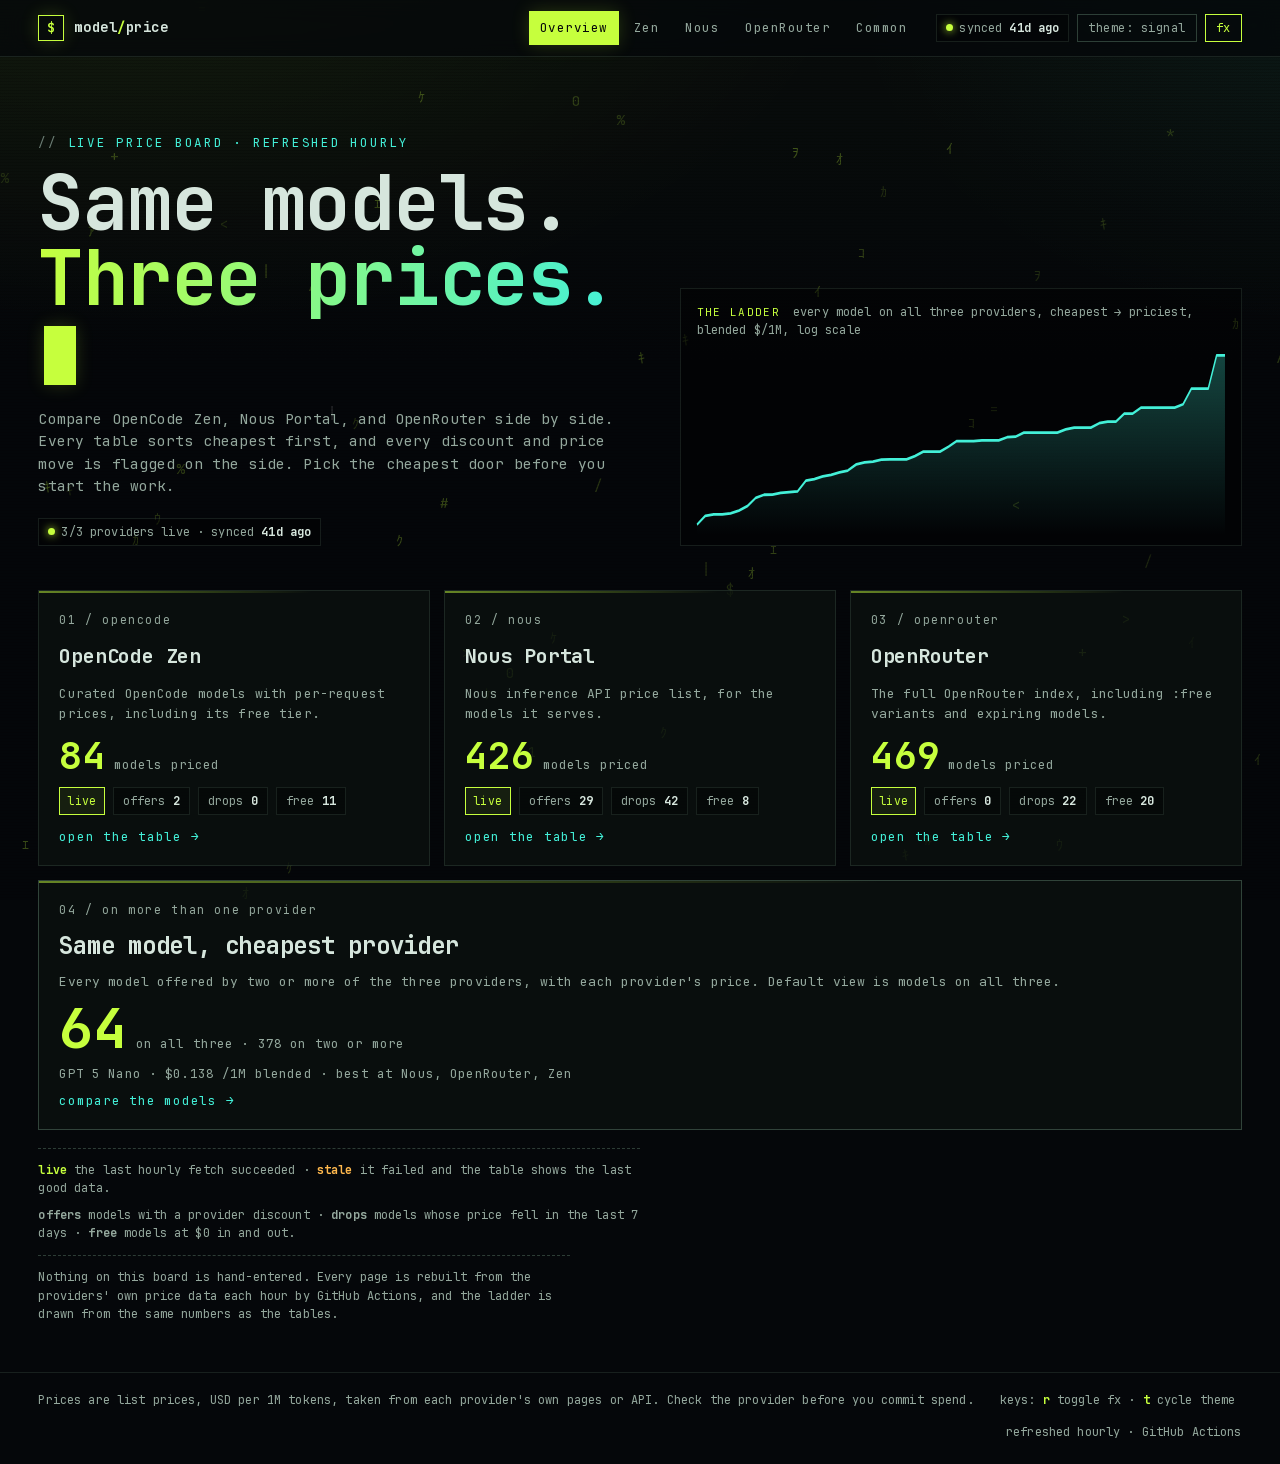
<file: site/index.html>
<!DOCTYPE html>
<html lang="en">
<head>
<meta charset="UTF-8">
<meta name="viewport" content="width=device-width, initial-scale=1">
<title>model/price :: who is cheapest right now</title>
<meta name="description" content="Live, hourly price board for OpenCode Zen, Nous Portal, and OpenRouter.">
<meta name="color-scheme" content="dark">
<link rel="icon" href="data:image/svg+xml,%3Csvg xmlns='http://www.w3.org/2000/svg' viewBox='0 0 32 32'%3E%3Crect width='32' height='32' fill='%2305070a'/%3E%3Ctext x='7' y='23' font-size='19' fill='%23c6ff3d'%3E%24%3C/text%3E%3C/svg%3E">
<link rel="stylesheet" href="./assets/app.css">
<script defer src="./assets/app.js"></script>
</head>
<body data-page="home" data-base="./">
<canvas id="rain" aria-hidden="true"></canvas>
<div class="scan" aria-hidden="true"></div>
<header class="top">
  <div class="wrap">
    <a class="brand" href="./"><span class="mark">$</span><span>model<em>/</em>price</span></a>
    <nav class="nav" aria-label="pages">
      <a href="./" aria-current="page">Overview</a>
      <a href="./zen/">Zen</a>
      <a href="./nous/">Nous</a>
      <a href="./openrouter/">OpenRouter</a>
      <a href="./common/">Common</a>
    </nav>
    <div class="tools">
      <span class="pill"><span id="sync">syncing…</span></span>
      <button class="btn" id="theme" type="button" aria-label="cycle colour theme">theme: signal</button>
      <button class="btn" id="fx" type="button" aria-pressed="true" aria-label="toggle glyph rain and scanlines">fx</button>
    </div>
  </div>
</header>
<div id="live" class="live" role="status" aria-live="polite"></div>
<main class="wrap">
  <section class="hero hero-grid rise-in">
    <div>
      <p class="kicker">live price board · refreshed hourly</p>
      <h1>Same models.<br><span class="grad">Three prices.</span><span class="cursor" aria-hidden="true"></span></h1>
      <p class="lede">Compare OpenCode Zen, Nous Portal, and OpenRouter side by side. Every table sorts cheapest first, and every discount and price move is flagged on the side. Pick the cheapest door before you start the work.</p>
      <div class="hero-meta"><span class="pill" id="home-sync">loading…</span></div>
    </div>
    <figure class="ladder" aria-labelledby="ladder-cap">
      <figcaption id="ladder-cap"><span>the ladder</span> every model on all three providers, cheapest → priciest, blended $/1M, log scale</figcaption>
      <div id="ladder" class="ladder-svg"></div>
    </figure>
  </section>
  <section class="grid three" aria-label="provider tables">
    <a class="card rise-in" href="./zen/">
      <span class="idx">01 / opencode</span>
      <h2>OpenCode Zen</h2>
      <p>Curated OpenCode models with per-request prices, including its free tier.</p>
      <div class="stat"><b id="zen-count">–</b><span>models priced</span></div>
      <div class="row">
        <span class="tag" id="zen-status">…</span>
        <span class="pill">offers <b id="zen-offers">–</b></span>
        <span class="pill">drops <b id="zen-drops">–</b></span>
        <span class="pill">free <b id="zen-free">–</b></span>
      </div>
      <span class="go">open the table →</span>
    </a>
    <a class="card rise-in" href="./nous/">
      <span class="idx">02 / nous</span>
      <h2>Nous Portal</h2>
      <p>Nous inference API price list, for the models it serves.</p>
      <div class="stat"><b id="nous-count">–</b><span>models priced</span></div>
      <div class="row">
        <span class="tag" id="nous-status">…</span>
        <span class="pill">offers <b id="nous-offers">–</b></span>
        <span class="pill">drops <b id="nous-drops">–</b></span>
        <span class="pill">free <b id="nous-free">–</b></span>
      </div>
      <span class="go">open the table →</span>
    </a>
    <a class="card rise-in" href="./openrouter/">
      <span class="idx">03 / openrouter</span>
      <h2>OpenRouter</h2>
      <p>The full OpenRouter index, including :free variants and expiring models.</p>
      <div class="stat"><b id="openrouter-count">–</b><span>models priced</span></div>
      <div class="row">
        <span class="tag" id="openrouter-status">…</span>
        <span class="pill">offers <b id="openrouter-offers">–</b></span>
        <span class="pill">drops <b id="openrouter-drops">–</b></span>
        <span class="pill">free <b id="openrouter-free">–</b></span>
      </div>
      <span class="go">open the table →</span>
    </a>
    <a class="card feature rise-in d2" href="./common/">
      <div class="body">
        <span class="idx">04 / on more than one provider</span>
        <h2>Same model, cheapest provider</h2>
        <p>Every model offered by two or more of the three providers, with each provider's price. Default view is models on all three.</p>
        <div class="stat"><b id="c-n3">–</b><span>on all three · <span id="c-n2">–</span> on two or more</span></div>
        <p class="lede" style="margin:0;font-size:12.5px" id="c-cheap"></p>
        <span class="go">compare the models →</span>
      </div>
    </a>
  </section>
  <div class="notes" style="max-width:86ch;margin:18px 0 0">
    <p><b class="lg-t lime">live</b> the last hourly fetch succeeded · <b class="lg-t amber">stale</b> it failed and the table shows the last good data.</p>
    <p><b>offers</b> models with a provider discount · <b>drops</b> models whose price fell in the last 7 days · <b>free</b> models at $0 in and out.</p>
  </div>
  <p class="notes" style="max-width:76ch;margin:12px 0 48px">Nothing on this board is hand-entered. Every page is rebuilt from the providers' own price data each hour by GitHub Actions, and the ladder is drawn from the same numbers as the tables.</p>
</main>
<footer class="foot">
  <div class="wrap">
    <span>Prices are list prices, USD per 1M tokens, taken from each provider's own pages or API. Check the provider before you commit spend.</span>
    <span>keys: <b>r</b> toggle fx · <b>t</b> cycle theme</span>
    <span>refreshed hourly · GitHub Actions</span>
  </div>
</footer>
</body>
</html>
</file>
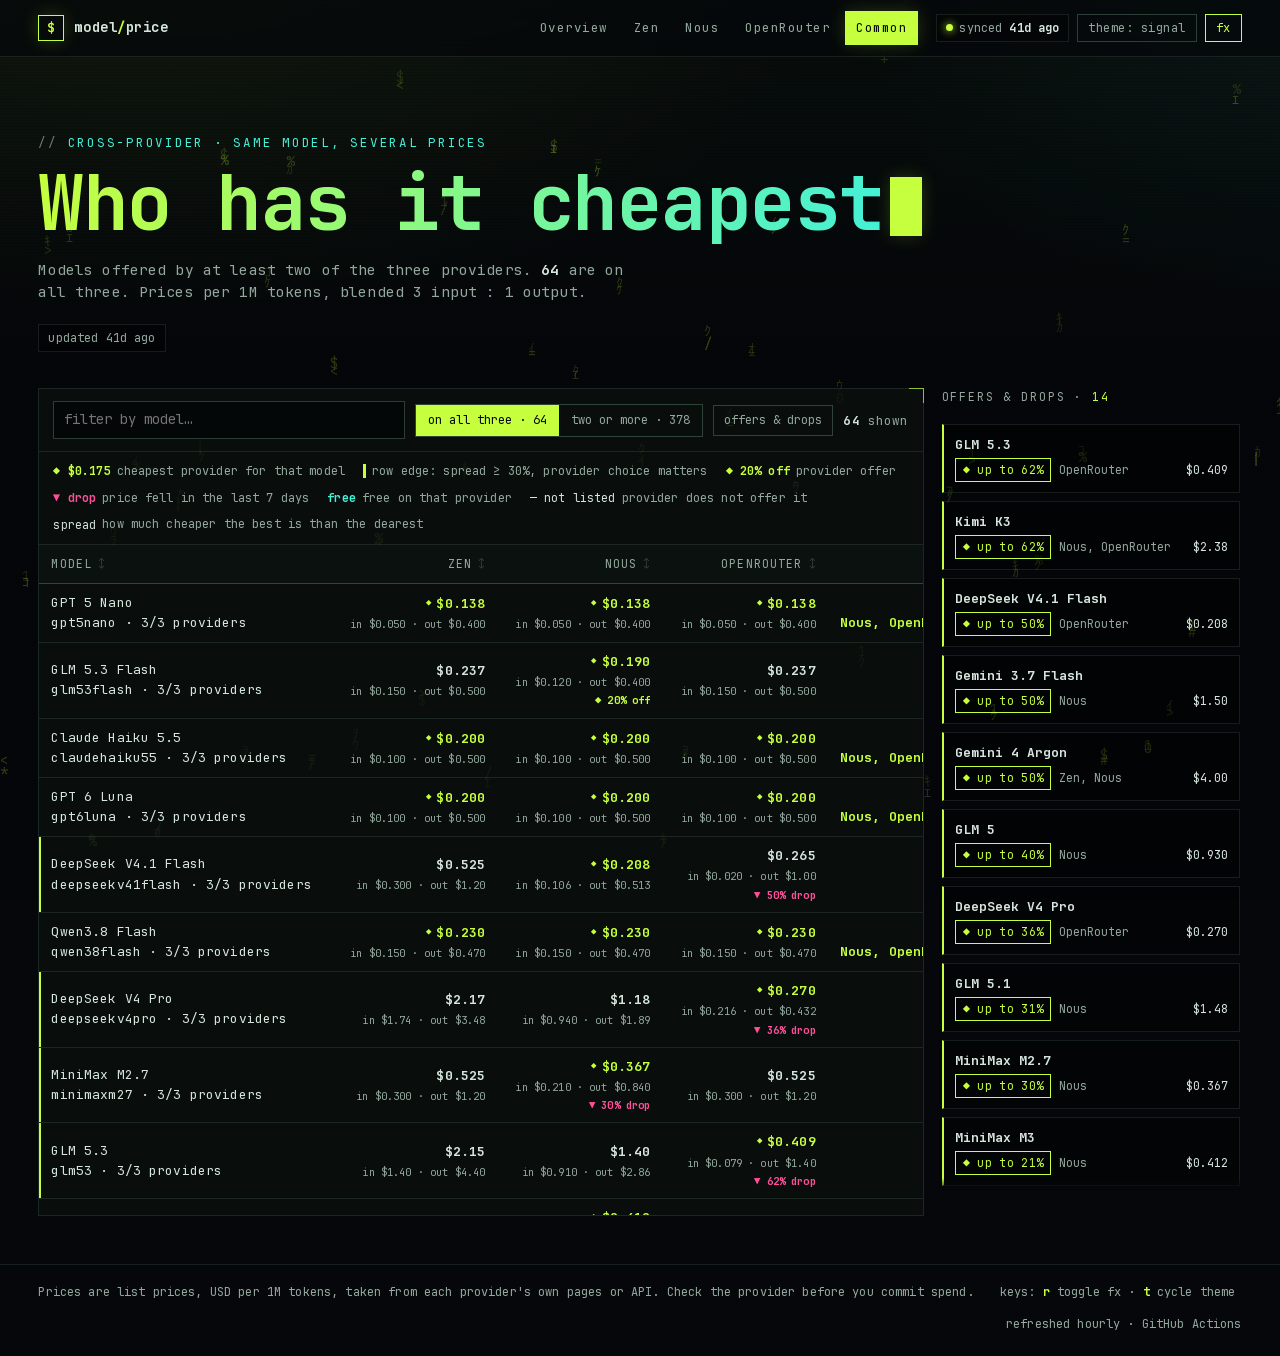
<file: site/common/index.html>
<!DOCTYPE html>
<html lang="en">
<head>
<meta charset="UTF-8">
<meta name="viewport" content="width=device-width, initial-scale=1">
<title>model/price :: models on more than one provider</title>
<meta name="description" content="Models offered by two or more of the three providers, compared side by side.">
<meta name="color-scheme" content="dark">
<link rel="icon" href="data:image/svg+xml,%3Csvg xmlns='http://www.w3.org/2000/svg' viewBox='0 0 32 32'%3E%3Crect width='32' height='32' fill='%2305070a'/%3E%3Ctext x='7' y='23' font-size='19' fill='%23c6ff3d'%3E%24%3C/text%3E%3C/svg%3E">
<link rel="stylesheet" href="../assets/app.css">
<script defer src="../assets/app.js"></script>
</head>
<body data-page="common" data-base="../">
<canvas id="rain" aria-hidden="true"></canvas>
<div class="scan" aria-hidden="true"></div>
<header class="top">
  <div class="wrap">
    <a class="brand" href="../"><span class="mark">$</span><span>model<em>/</em>price</span></a>
    <nav class="nav" aria-label="pages">
      <a href="../">Overview</a>
      <a href="../zen/">Zen</a>
      <a href="../nous/">Nous</a>
      <a href="../openrouter/">OpenRouter</a>
      <a href="../common/" aria-current="page">Common</a>
    </nav>
    <div class="tools">
      <span class="pill"><span id="sync">syncing…</span></span>
      <button class="btn" id="theme" type="button" aria-label="cycle colour theme">theme: signal</button>
      <button class="btn" id="fx" type="button" aria-pressed="true" aria-label="toggle glyph rain and scanlines">fx</button>
    </div>
  </div>
</header>
<div id="live" class="live" role="status" aria-live="polite"></div>
<main class="wrap">
  <section class="hero rise-in">
    <p class="kicker">cross-provider · same model, several prices</p>
    <h1><span class="grad">Who has it cheapest</span><span class="cursor" aria-hidden="true"></span></h1>
    <p class="lede" id="sub">loading…</p>
    <div class="hero-meta"><span class="pill" id="synced-line">loading…</span></div>
  </section>
  <div class="layout rise-in d1">
    <section class="panel" aria-label="common models table">
      <div class="toolbar">
        <label class="sr" for="q">search models</label>
        <input id="q" type="search" placeholder="filter by model…" autocomplete="off">
        <div class="seg" role="group" aria-label="which models">
          <button type="button" data-mode="all3" aria-pressed="true">on all three · <span id="c3">–</span></button>
          <button type="button" data-mode="two" aria-pressed="false">two or more · <span id="c2">–</span></button>
        </div>
        <div class="chips">
          <button class="chip" type="button" data-chip="offers" aria-pressed="false">offers &amp; drops</button>
        </div>
        <span class="count"><b id="shown">0</b> shown</span>
      </div>
      <div class="legend" aria-label="legend">
        <span><b class="lg-t lime">◆ $0.175</b> cheapest provider for that model</span>
        <span><i class="sw edge lime"></i>row edge: spread ≥ 30%, provider choice matters</span>
        <span><b class="lg-t lime">◆ 20% off</b> provider offer</span>
        <span><b class="lg-t mag">▼ drop</b> price fell in the last 7 days</span>
        <span><b class="lg-t cyan">free</b> free on that provider</span>
        <span><b class="lg-t dim">— not listed</b> provider does not offer it</span>
        <span><b class="lg-t dim">spread</b> how much cheaper the best is than the dearest</span>
      </div>
      <p id="loading" class="empty">loading prices…</p>
      <div class="tablewrap">
        <table id="t"><thead></thead><tbody id="rows"></tbody></table>
      </div>
    </section>
    <aside class="rail" aria-label="offers and drops across providers">
      <h2>offers &amp; drops · <span id="rail-count">0</span></h2>
      <ul id="rail-deals"></ul>
      <div class="notes">
        <p>Models with an offer or a price drop on at least one provider, biggest first. Follows the “on all three / two or more” toggle.</p>
        <p>Matched by model name across providers. A model counts only when the names resolve to the same key; the id line under each model shows that key.</p>
        <p>Big price = blended (3 × input + output) / 4; small line = input and output, per 1M tokens.</p>
      </div>
    </aside>
  </div>
</main>
<footer class="foot">
  <div class="wrap">
    <span>Prices are list prices, USD per 1M tokens, taken from each provider's own pages or API. Check the provider before you commit spend.</span>
    <span>keys: <b>r</b> toggle fx · <b>t</b> cycle theme</span>
    <span>refreshed hourly · GitHub Actions</span>
  </div>
</footer>
</body>
</html>
</file>
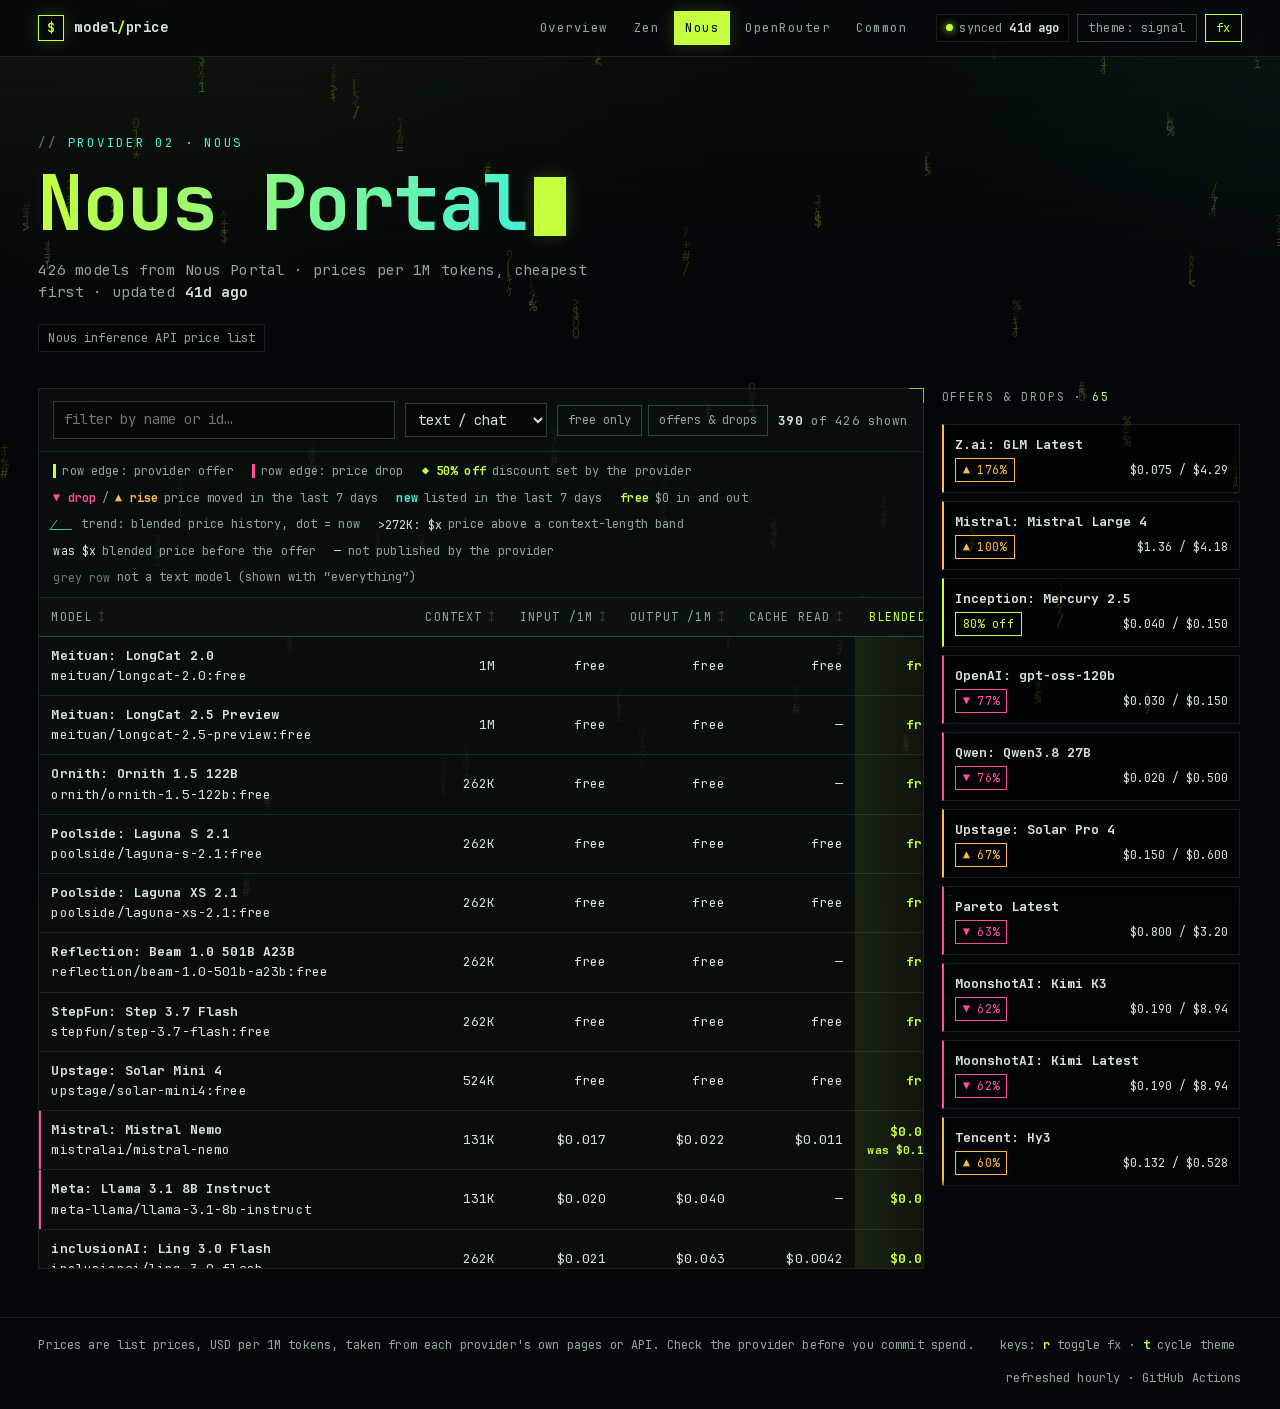
<file: site/nous/index.html>
<!DOCTYPE html>
<html lang="en">
<head>
<meta charset="UTF-8">
<meta name="viewport" content="width=device-width, initial-scale=1">
<title>model/price :: Nous Portal</title>
<meta name="description" content="Nous Portal model prices, cheapest first, with offers and price drops.">
<meta name="color-scheme" content="dark">
<link rel="icon" href="data:image/svg+xml,%3Csvg xmlns='http://www.w3.org/2000/svg' viewBox='0 0 32 32'%3E%3Crect width='32' height='32' fill='%2305070a'/%3E%3Ctext x='7' y='23' font-size='19' fill='%23c6ff3d'%3E%24%3C/text%3E%3C/svg%3E">
<link rel="stylesheet" href="../assets/app.css">
<script defer src="../assets/app.js"></script>
</head>
<body data-page="nous" data-base="../">
<canvas id="rain" aria-hidden="true"></canvas>
<div class="scan" aria-hidden="true"></div>
<header class="top">
  <div class="wrap">
    <a class="brand" href="../"><span class="mark">$</span><span>model<em>/</em>price</span></a>
    <nav class="nav" aria-label="pages">
      <a href="../">Overview</a>
      <a href="../zen/">Zen</a>
      <a href="../nous/" aria-current="page">Nous</a>
      <a href="../openrouter/">OpenRouter</a>
      <a href="../common/">Common</a>
    </nav>
    <div class="tools">
      <span class="pill"><span id="sync">syncing…</span></span>
      <button class="btn" id="theme" type="button" aria-label="cycle colour theme">theme: signal</button>
      <button class="btn" id="fx" type="button" aria-pressed="true" aria-label="toggle glyph rain and scanlines">fx</button>
    </div>
  </div>
</header>
<div id="live" class="live" role="status" aria-live="polite"></div>
<main class="wrap">
  <section class="hero rise-in">
    <p class="kicker">provider 02 · nous</p>
    <h1><span class="grad">Nous Portal</span><span class="cursor" aria-hidden="true"></span></h1>
    <p class="lede" id="sub">loading…</p>
    <div class="hero-meta"><span class="pill">Nous inference API price list</span></div>
  </section>
  <div class="layout rise-in d1">
    <section class="panel" aria-label="model table">
      <div class="toolbar">
        <label class="sr" for="q">search models</label>
        <input id="q" type="search" placeholder="filter by name or id…" autocomplete="off">
        <label class="sr" for="kind">model kind</label>
        <select id="kind">
          <option value="text">text / chat</option>
          <option value="all">everything</option>
          <option value="embedding">embeddings</option>
          <option value="image">image / audio</option>
        </select>
        <div class="chips">
          <button class="chip" type="button" data-chip="free" aria-pressed="false">free only</button>
          <button class="chip" type="button" data-chip="offers" aria-pressed="false">offers &amp; drops</button>
        </div>
        <span class="count"><b id="shown">0</b> of <span id="count-total">0</span> shown</span>
      </div>
      <div id="stale" class="tag stale" hidden style="margin:10px 14px;display:block;white-space:normal"></div>
      <div class="legend" aria-label="legend">
        <span><i class="sw edge lime"></i>row edge: provider offer</span>
        <span><i class="sw edge mag"></i>row edge: price drop</span>
        <span><b class="lg-t lime">◆ 50% off</b> discount set by the provider</span>
        <span><b class="lg-t mag">▼ drop</b> / <b class="lg-t amber">▲ rise</b> price moved in the last 7 days</span>
        <span><b class="lg-t cyan">new</b> listed in the last 7 days</span>
        <span><b class="lg-t lime">free</b> $0 in and out</span>
        <span><i class="sw spark"></i>trend: blended price history, dot = now</span>
        <span><b class="lg-t dim">&gt;272K: $x</b> price above a context-length band</span>
        <span><b class="lg-t dim">was $x</b> blended price before the offer</span>
        <span><b class="lg-t dim">—</b> not published by the provider</span>
        <span><b class="lg-t faint">grey row</b> not a text model (shown with “everything”)</span>
      </div>
      <p id="loading" class="empty">loading prices…</p>
      <div class="tablewrap">
        <table id="t"><thead></thead><tbody id="rows"></tbody></table>
      </div>
    </section>
    <aside class="rail" aria-label="offers and price drops">
      <h2>offers &amp; drops · <span id="rail-count">0</span></h2>
      <ul id="rail-deals"></ul>
      <div class="notes" id="rail-notes" hidden></div>
      <div class="notes">
        <p>Lists provider offers and price moves (lime = offer, magenta = drop, amber = rise). Plain free models are not deals, so they are left out; use “free only” to see them.</p>
        <p>Click a deal to filter the table to that model.</p>
        <p>Blended = (3 × input + output) / 4, per 1M tokens. Sorted cheapest first by default. Click any column header to sort; click again to reverse.</p>
      </div>
    </aside>
  </div>
</main>
<footer class="foot">
  <div class="wrap">
    <span>Prices are list prices, USD per 1M tokens, taken from each provider's own pages or API. Check the provider before you commit spend.</span>
    <span>keys: <b>r</b> toggle fx · <b>t</b> cycle theme</span>
    <span>refreshed hourly · GitHub Actions</span>
  </div>
</footer>
</body>
</html>
</file>
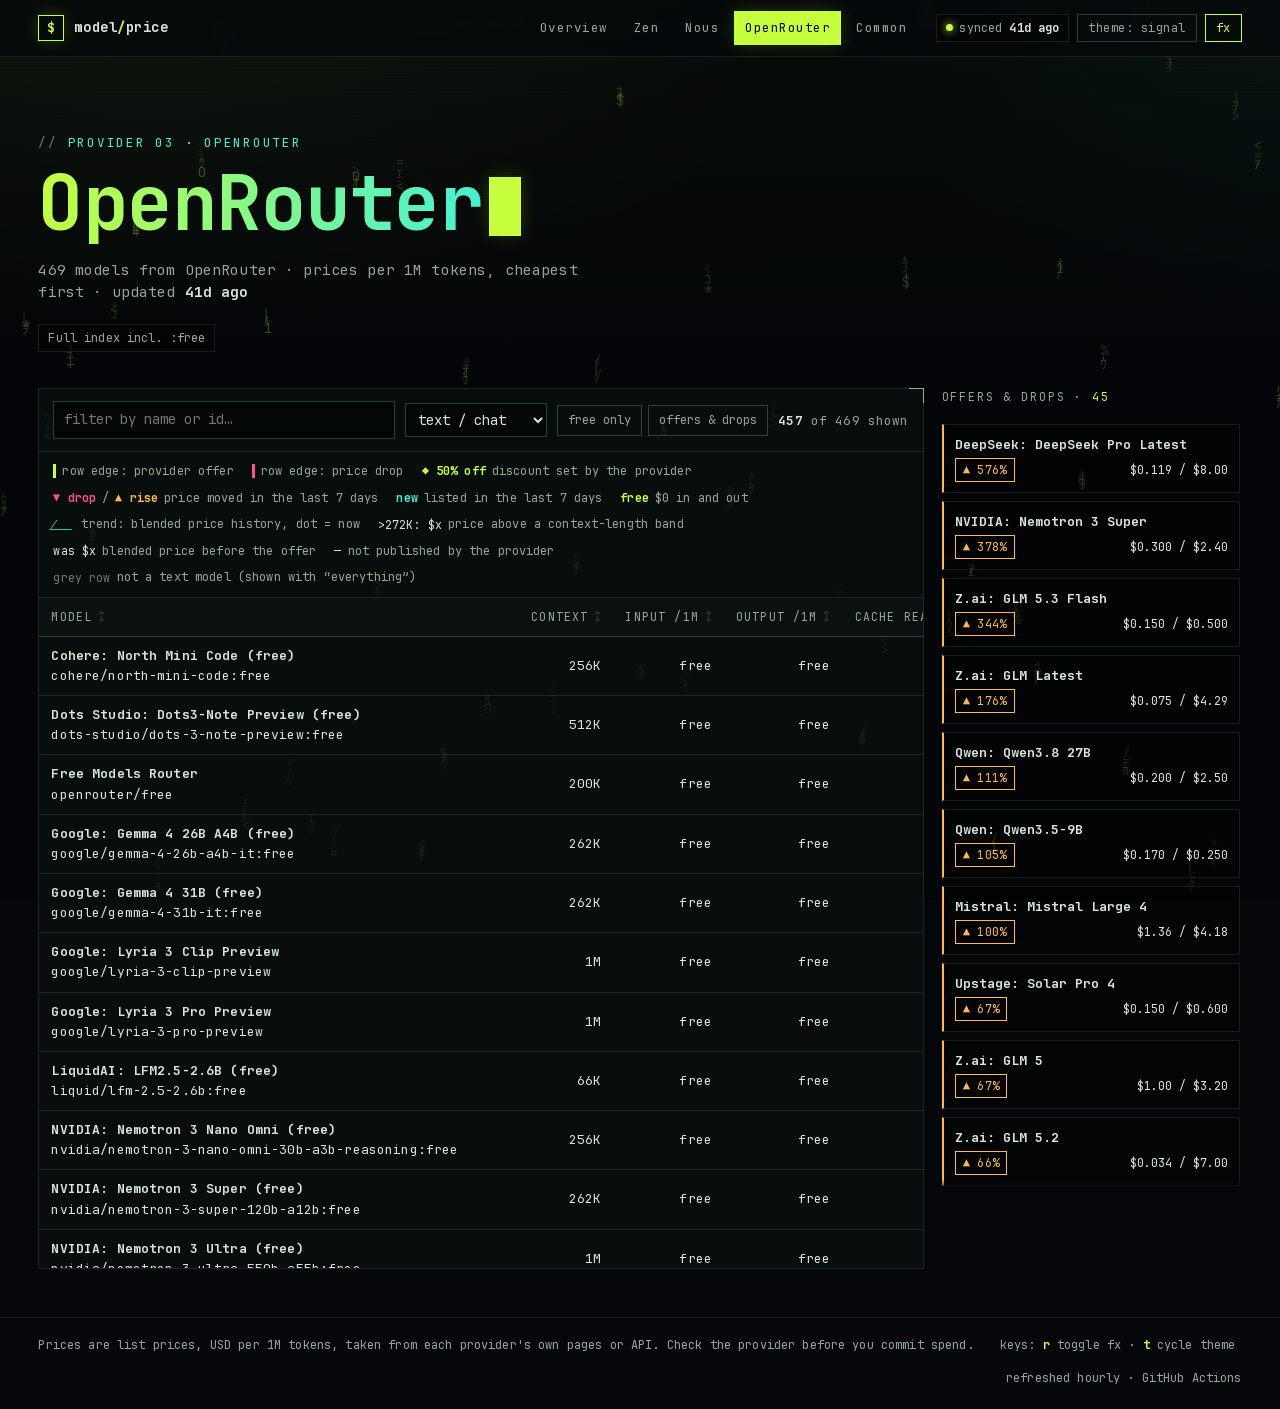
<file: site/openrouter/index.html>
<!DOCTYPE html>
<html lang="en">
<head>
<meta charset="UTF-8">
<meta name="viewport" content="width=device-width, initial-scale=1">
<title>model/price :: OpenRouter</title>
<meta name="description" content="OpenRouter model prices, cheapest first, with offers and price drops.">
<meta name="color-scheme" content="dark">
<link rel="icon" href="data:image/svg+xml,%3Csvg xmlns='http://www.w3.org/2000/svg' viewBox='0 0 32 32'%3E%3Crect width='32' height='32' fill='%2305070a'/%3E%3Ctext x='7' y='23' font-size='19' fill='%23c6ff3d'%3E%24%3C/text%3E%3C/svg%3E">
<link rel="stylesheet" href="../assets/app.css">
<script defer src="../assets/app.js"></script>
</head>
<body data-page="openrouter" data-base="../">
<canvas id="rain" aria-hidden="true"></canvas>
<div class="scan" aria-hidden="true"></div>
<header class="top">
  <div class="wrap">
    <a class="brand" href="../"><span class="mark">$</span><span>model<em>/</em>price</span></a>
    <nav class="nav" aria-label="pages">
      <a href="../">Overview</a>
      <a href="../zen/">Zen</a>
      <a href="../nous/">Nous</a>
      <a href="../openrouter/" aria-current="page">OpenRouter</a>
      <a href="../common/">Common</a>
    </nav>
    <div class="tools">
      <span class="pill"><span id="sync">syncing…</span></span>
      <button class="btn" id="theme" type="button" aria-label="cycle colour theme">theme: signal</button>
      <button class="btn" id="fx" type="button" aria-pressed="true" aria-label="toggle glyph rain and scanlines">fx</button>
    </div>
  </div>
</header>
<div id="live" class="live" role="status" aria-live="polite"></div>
<main class="wrap">
  <section class="hero rise-in">
    <p class="kicker">provider 03 · openrouter</p>
    <h1><span class="grad">OpenRouter</span><span class="cursor" aria-hidden="true"></span></h1>
    <p class="lede" id="sub">loading…</p>
    <div class="hero-meta"><span class="pill">Full index incl. :free</span></div>
  </section>
  <div class="layout rise-in d1">
    <section class="panel" aria-label="model table">
      <div class="toolbar">
        <label class="sr" for="q">search models</label>
        <input id="q" type="search" placeholder="filter by name or id…" autocomplete="off">
        <label class="sr" for="kind">model kind</label>
        <select id="kind">
          <option value="text">text / chat</option>
          <option value="all">everything</option>
          <option value="embedding">embeddings</option>
          <option value="image">image / audio</option>
        </select>
        <div class="chips">
          <button class="chip" type="button" data-chip="free" aria-pressed="false">free only</button>
          <button class="chip" type="button" data-chip="offers" aria-pressed="false">offers &amp; drops</button>
        </div>
        <span class="count"><b id="shown">0</b> of <span id="count-total">0</span> shown</span>
      </div>
      <div id="stale" class="tag stale" hidden style="margin:10px 14px;display:block;white-space:normal"></div>
      <div class="legend" aria-label="legend">
        <span><i class="sw edge lime"></i>row edge: provider offer</span>
        <span><i class="sw edge mag"></i>row edge: price drop</span>
        <span><b class="lg-t lime">◆ 50% off</b> discount set by the provider</span>
        <span><b class="lg-t mag">▼ drop</b> / <b class="lg-t amber">▲ rise</b> price moved in the last 7 days</span>
        <span><b class="lg-t cyan">new</b> listed in the last 7 days</span>
        <span><b class="lg-t lime">free</b> $0 in and out</span>
        <span><i class="sw spark"></i>trend: blended price history, dot = now</span>
        <span><b class="lg-t dim">&gt;272K: $x</b> price above a context-length band</span>
        <span><b class="lg-t dim">was $x</b> blended price before the offer</span>
        <span><b class="lg-t dim">—</b> not published by the provider</span>
        <span><b class="lg-t faint">grey row</b> not a text model (shown with “everything”)</span>
      </div>
      <p id="loading" class="empty">loading prices…</p>
      <div class="tablewrap">
        <table id="t"><thead></thead><tbody id="rows"></tbody></table>
      </div>
    </section>
    <aside class="rail" aria-label="offers and price drops">
      <h2>offers &amp; drops · <span id="rail-count">0</span></h2>
      <ul id="rail-deals"></ul>
      <div class="notes" id="rail-notes" hidden></div>
      <div class="notes">
        <p>Lists provider offers and price moves (lime = offer, magenta = drop, amber = rise). Plain free models are not deals, so they are left out; use “free only” to see them.</p>
        <p>Click a deal to filter the table to that model.</p>
        <p>Blended = (3 × input + output) / 4, per 1M tokens. Sorted cheapest first by default. Click any column header to sort; click again to reverse.</p>
      </div>
    </aside>
  </div>
</main>
<footer class="foot">
  <div class="wrap">
    <span>Prices are list prices, USD per 1M tokens, taken from each provider's own pages or API. Check the provider before you commit spend.</span>
    <span>keys: <b>r</b> toggle fx · <b>t</b> cycle theme</span>
    <span>refreshed hourly · GitHub Actions</span>
  </div>
</footer>
</body>
</html>
</file>
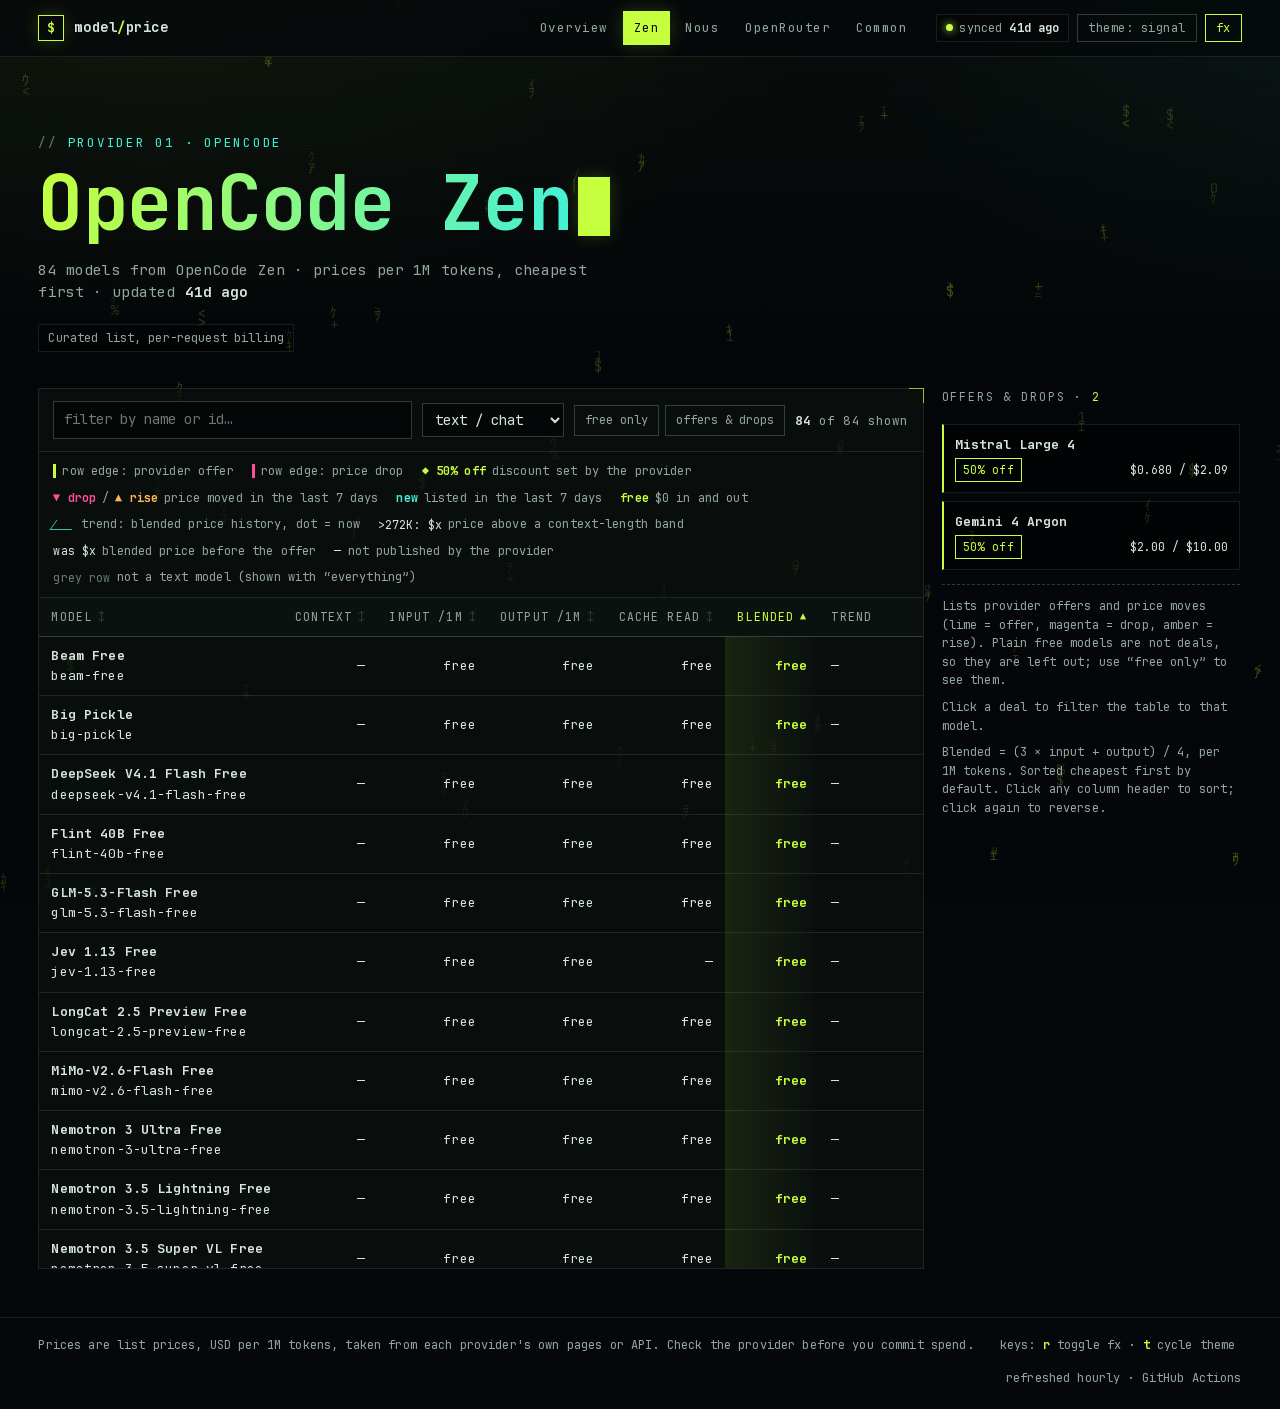
<file: site/zen/index.html>
<!DOCTYPE html>
<html lang="en">
<head>
<meta charset="UTF-8">
<meta name="viewport" content="width=device-width, initial-scale=1">
<title>model/price :: OpenCode Zen</title>
<meta name="description" content="OpenCode Zen model prices, cheapest first, with offers and price drops.">
<meta name="color-scheme" content="dark">
<link rel="icon" href="data:image/svg+xml,%3Csvg xmlns='http://www.w3.org/2000/svg' viewBox='0 0 32 32'%3E%3Crect width='32' height='32' fill='%2305070a'/%3E%3Ctext x='7' y='23' font-size='19' fill='%23c6ff3d'%3E%24%3C/text%3E%3C/svg%3E">
<link rel="stylesheet" href="../assets/app.css">
<script defer src="../assets/app.js"></script>
</head>
<body data-page="zen" data-base="../">
<canvas id="rain" aria-hidden="true"></canvas>
<div class="scan" aria-hidden="true"></div>
<header class="top">
  <div class="wrap">
    <a class="brand" href="../"><span class="mark">$</span><span>model<em>/</em>price</span></a>
    <nav class="nav" aria-label="pages">
      <a href="../">Overview</a>
      <a href="../zen/" aria-current="page">Zen</a>
      <a href="../nous/">Nous</a>
      <a href="../openrouter/">OpenRouter</a>
      <a href="../common/">Common</a>
    </nav>
    <div class="tools">
      <span class="pill"><span id="sync">syncing…</span></span>
      <button class="btn" id="theme" type="button" aria-label="cycle colour theme">theme: signal</button>
      <button class="btn" id="fx" type="button" aria-pressed="true" aria-label="toggle glyph rain and scanlines">fx</button>
    </div>
  </div>
</header>
<div id="live" class="live" role="status" aria-live="polite"></div>
<main class="wrap">
  <section class="hero rise-in">
    <p class="kicker">provider 01 · opencode</p>
    <h1><span class="grad">OpenCode Zen</span><span class="cursor" aria-hidden="true"></span></h1>
    <p class="lede" id="sub">loading…</p>
    <div class="hero-meta"><span class="pill">Curated list, per-request billing</span></div>
  </section>
  <div class="layout rise-in d1">
    <section class="panel" aria-label="model table">
      <div class="toolbar">
        <label class="sr" for="q">search models</label>
        <input id="q" type="search" placeholder="filter by name or id…" autocomplete="off">
        <label class="sr" for="kind">model kind</label>
        <select id="kind">
          <option value="text">text / chat</option>
          <option value="all">everything</option>
          <option value="embedding">embeddings</option>
          <option value="image">image / audio</option>
        </select>
        <div class="chips">
          <button class="chip" type="button" data-chip="free" aria-pressed="false">free only</button>
          <button class="chip" type="button" data-chip="offers" aria-pressed="false">offers &amp; drops</button>
        </div>
        <span class="count"><b id="shown">0</b> of <span id="count-total">0</span> shown</span>
      </div>
      <div id="stale" class="tag stale" hidden style="margin:10px 14px;display:block;white-space:normal"></div>
      <div class="legend" aria-label="legend">
        <span><i class="sw edge lime"></i>row edge: provider offer</span>
        <span><i class="sw edge mag"></i>row edge: price drop</span>
        <span><b class="lg-t lime">◆ 50% off</b> discount set by the provider</span>
        <span><b class="lg-t mag">▼ drop</b> / <b class="lg-t amber">▲ rise</b> price moved in the last 7 days</span>
        <span><b class="lg-t cyan">new</b> listed in the last 7 days</span>
        <span><b class="lg-t lime">free</b> $0 in and out</span>
        <span><i class="sw spark"></i>trend: blended price history, dot = now</span>
        <span><b class="lg-t dim">&gt;272K: $x</b> price above a context-length band</span>
        <span><b class="lg-t dim">was $x</b> blended price before the offer</span>
        <span><b class="lg-t dim">—</b> not published by the provider</span>
        <span><b class="lg-t faint">grey row</b> not a text model (shown with “everything”)</span>
      </div>
      <p id="loading" class="empty">loading prices…</p>
      <div class="tablewrap">
        <table id="t"><thead></thead><tbody id="rows"></tbody></table>
      </div>
    </section>
    <aside class="rail" aria-label="offers and price drops">
      <h2>offers &amp; drops · <span id="rail-count">0</span></h2>
      <ul id="rail-deals"></ul>
      <div class="notes" id="rail-notes" hidden></div>
      <div class="notes">
        <p>Lists provider offers and price moves (lime = offer, magenta = drop, amber = rise). Plain free models are not deals, so they are left out; use “free only” to see them.</p>
        <p>Click a deal to filter the table to that model.</p>
        <p>Blended = (3 × input + output) / 4, per 1M tokens. Sorted cheapest first by default. Click any column header to sort; click again to reverse.</p>
      </div>
    </aside>
  </div>
</main>
<footer class="foot">
  <div class="wrap">
    <span>Prices are list prices, USD per 1M tokens, taken from each provider's own pages or API. Check the provider before you commit spend.</span>
    <span>keys: <b>r</b> toggle fx · <b>t</b> cycle theme</span>
    <span>refreshed hourly · GitHub Actions</span>
  </div>
</footer>
</body>
</html>
</file>
<file: site/assets/app.css>
/* ============================================================
   model/price :: live provider price board
   palette: void ink, acid lime signal, cyan trace, magenta drop, amber rise
   fonts: JetBrains Mono Nerd (subset, shipped in ./fonts)
   ============================================================ */
@font-face{font-family:"JBNerd";src:url("fonts/jetbrains-nerd-mono-regular.woff2") format("woff2");font-weight:400;font-display:swap}
@font-face{font-family:"JBNerd";src:url("fonts/jetbrains-nerd-mono-bold.woff2") format("woff2");font-weight:700;font-display:swap}

:root{
  --mono:"JBNerd",ui-monospace,"Cascadia Mono",Consolas,"Courier New",monospace;
  --bg:#05070a;
  --bg2:#0a0f0d;
  --panel:rgba(12,18,16,.72);
  --ink:#d6e6dd;
  --dim:#94a89d;
  --faint:#6b7d74;
  --line:rgba(190,255,215,.10);
  --line2:rgba(190,255,215,.22);
  --lime:#c6ff3d;
  --cyan:#43f0d8;
  --mag:#ff4f9a;
  --amber:#ffb84d;
  --glow:0 0 18px rgba(198,255,61,.18);
  --r:2px;
}
:root[data-theme="ember"]{--lime:#ff7a3d;--cyan:#ffd166;--glow:0 0 18px rgba(255,122,61,.22)}
:root[data-theme="ice"]{--lime:#8ff7ff;--cyan:#b68cff;--glow:0 0 18px rgba(143,247,255,.2)}

*{box-sizing:border-box}
[hidden]{display:none!important}
/* scrollbars: match the terminal palette instead of the OS grey bar */
*{scrollbar-width:thin;scrollbar-color:rgba(198,255,61,.35) transparent}
::-webkit-scrollbar{width:9px;height:9px}
::-webkit-scrollbar-track{background:transparent}
::-webkit-scrollbar-thumb{background:rgba(198,255,61,.28);border:2px solid transparent;background-clip:padding-box}
::-webkit-scrollbar-thumb:hover{background:rgba(198,255,61,.5);background-clip:padding-box;border:2px solid transparent}
html,body{min-height:100%}
body{
  margin:0;background:var(--bg);color:var(--ink);
  font:400 14px/1.55 var(--mono);letter-spacing:.01em;
  -webkit-font-smoothing:antialiased;
  background-image:
    radial-gradient(1200px 700px at 12% -10%, rgba(198,255,61,.07), transparent 60%),
    radial-gradient(900px 600px at 105% 0%, rgba(67,240,216,.06), transparent 55%),
    linear-gradient(180deg,var(--bg2),var(--bg) 40%);
  background-attachment:fixed;
}
::selection{background:rgba(198,255,61,.28)}
a{color:var(--cyan);text-decoration:none}
a:hover{color:var(--lime)}
a:focus-visible,button:focus-visible,input:focus-visible,select:focus-visible,th button:focus-visible{outline:1px solid var(--lime);outline-offset:2px}
.sr{position:absolute!important;width:1px;height:1px;overflow:hidden;clip:rect(0 0 0 0)}

/* ---------- ambient layers ---------- */
#rain{position:fixed;inset:0;width:100%;height:100%;z-index:0;opacity:.5;pointer-events:none}
body[data-fx="off"] #rain{display:none}
.scan{position:fixed;inset:0;z-index:1;pointer-events:none;
  background:repeating-linear-gradient(to bottom,rgba(0,0,0,.18) 0 1px,transparent 1px 3px);
  mix-blend-mode:multiply}
body[data-fx="off"] .scan{display:none}
.scan::after{content:"";position:absolute;inset:0;
  background:linear-gradient(to bottom,transparent,rgba(198,255,61,.05) 50%,transparent);
  background-size:100% 220px;animation:sweep 8s linear infinite}
@keyframes sweep{from{background-position-y:-220px}to{background-position-y:calc(100% + 220px)}}

/* ---------- shell ---------- */
.wrap{position:relative;z-index:2;max-width:1400px;margin:0 auto;padding:0 clamp(14px,3vw,40px)}

.top{position:sticky;top:0;z-index:20;backdrop-filter:blur(10px);background:rgba(5,7,10,.72);border-bottom:1px solid var(--line)}
.top .wrap{display:flex;align-items:center;gap:18px;min-height:56px;flex-wrap:wrap}
.brand{display:flex;align-items:center;gap:10px;color:var(--ink);font-weight:700;letter-spacing:.04em;margin-right:auto}
.brand:hover{color:var(--ink)}
.brand .mark{display:inline-grid;place-items:center;width:26px;height:26px;border:1px solid var(--lime);color:var(--lime);box-shadow:var(--glow);font-size:13px}
.brand em{font-style:normal;color:var(--lime)}
.nav{display:flex;gap:4px;flex-wrap:wrap}
.nav a{color:var(--dim);padding:6px 10px;border:1px solid transparent;font-size:12.5px;letter-spacing:.04em;transition:color .2s,border-color .2s,background .2s}
.nav a:hover{color:var(--ink);border-color:var(--line2)}
.nav a[aria-current="page"]{color:var(--bg);background:var(--lime);box-shadow:var(--glow)}
.tools{display:flex;gap:8px;align-items:center}
.pill{font-size:12px;color:var(--dim);border:1px solid var(--line);padding:4px 9px;background:rgba(0,0,0,.35);white-space:nowrap}
.pill b{color:var(--ink);font-weight:700}
.pill .led{display:inline-block;width:7px;height:7px;border-radius:50%;background:var(--lime);margin-right:6px;box-shadow:0 0 8px var(--lime);vertical-align:1px}
.pill.bad .led{background:var(--mag);box-shadow:0 0 8px var(--mag)}
.btn{font:inherit;font-size:12px;color:var(--dim);background:transparent;border:1px solid var(--line2);padding:4px 10px;cursor:pointer;letter-spacing:.04em}
.btn:hover{color:var(--ink);border-color:var(--lime)}
.btn[aria-pressed="true"]{color:var(--lime);border-color:var(--lime)}

/* ---------- hero ---------- */
.hero{padding:clamp(34px,6vw,76px) 0 clamp(22px,3vw,36px);position:relative}
.kicker{color:var(--cyan);font-size:12.5px;letter-spacing:.14em;text-transform:uppercase;margin:0 0 14px}
.kicker::before{content:"// ";color:var(--faint)}
h1{font-size:clamp(34px,6vw,76px);line-height:.98;margin:0;font-weight:700;letter-spacing:-.02em}
h1 .grad{background:linear-gradient(100deg,var(--lime) 0%,var(--cyan) 100%);-webkit-background-clip:text;background-clip:text;color:transparent}
h1 .cursor{display:inline-block;width:.42em;height:.78em;background:var(--lime);vertical-align:-.08em;margin-left:.08em;animation:blink 1.05s steps(2,end) infinite;box-shadow:var(--glow)}
@keyframes blink{50%{opacity:0}}
.lede{max-width:66ch;color:var(--dim);margin:18px 0 0;font-size:14.5px}
.lede b{color:var(--ink);font-weight:700}
.hero-meta{display:flex;gap:10px;flex-wrap:wrap;margin-top:20px}

/* ---------- index cards ---------- */
.grid{display:grid;grid-template-columns:repeat(auto-fit,minmax(250px,1fr));gap:14px;margin:8px 0 14px}
.grid.three{grid-template-columns:repeat(3,minmax(0,1fr))}
.card.feature{grid-column:1/-1}
@media (max-width:900px){.grid.three{grid-template-columns:repeat(2,minmax(0,1fr))}}
@media (max-width:620px){.grid.three{grid-template-columns:1fr}}
.hero-grid{display:grid;grid-template-columns:minmax(0,1.05fr) minmax(0,1fr);gap:clamp(20px,4vw,56px);align-items:end}
.ladder{margin:0;border:1px solid var(--line);background:rgba(0,0,0,.35);padding:14px 16px 10px;position:relative}
.ladder figcaption{font-size:12px;color:var(--dim);margin-bottom:6px;line-height:1.5}
.ladder figcaption span{color:var(--lime);letter-spacing:.12em;text-transform:uppercase;font-size:11px;margin-right:6px}
.ladder-svg{height:190px;color:var(--cyan)}
.ladder-svg svg{width:100%;height:100%;display:block;overflow:visible}
.ladder-svg path{fill:none;stroke:currentColor;stroke-width:1.6;stroke-linejoin:round}
.ladder-svg .area{fill:url(#fade);stroke:none}
@media (max-width:900px){.hero-grid{grid-template-columns:1fr}}
.card{position:relative;display:flex;flex-direction:column;gap:12px;padding:20px 20px 18px;background:var(--panel);border:1px solid var(--line);overflow:hidden;transition:border-color .25s,transform .25s,box-shadow .25s;color:var(--ink)}
.card::before{content:"";position:absolute;left:0;top:0;width:100%;height:2px;background:linear-gradient(90deg,var(--lime),transparent 70%);opacity:.5;transition:opacity .3s}
.card:hover{border-color:var(--line2);transform:translateY(-2px);box-shadow:0 14px 40px -18px rgba(198,255,61,.35);color:var(--ink)}
.card:hover::before{opacity:1}
.card .idx{font-size:11.5px;color:var(--dim);letter-spacing:.14em}
.card h2{margin:0;font-size:20px;letter-spacing:-.01em}
.card p{margin:0;color:var(--dim);font-size:13px}
.card .stat{display:flex;align-items:baseline;gap:8px;margin-top:auto}
.card .stat b{font-size:38px;line-height:1;color:var(--lime);font-weight:700;font-variant-numeric:tabular-nums}
.card .stat span{color:var(--dim);font-size:12.5px}
.card .row{display:flex;gap:8px;flex-wrap:wrap}
.card .go{color:var(--cyan);font-size:12.5px;letter-spacing:.06em}
.card.feature{grid-column:1/-1;flex-direction:row;align-items:center;gap:26px;flex-wrap:wrap;border-color:var(--line2)}
.card.feature .stat b{font-size:56px}
.card.feature .body{flex:1 1 320px;display:flex;flex-direction:column;gap:8px}
.card.feature h2{font-size:24px}
.trace{flex:1 1 340px;min-width:260px;height:110px;color:var(--cyan)}
.trace path{fill:none;stroke:currentColor;stroke-width:1.4;stroke-linejoin:round;stroke-linecap:round}
.trace .area{fill:url(#fade);stroke:none}

.tag{display:inline-flex;align-items:center;gap:5px;font-size:11.5px;padding:2px 7px;border:1px solid currentColor;letter-spacing:.03em;white-space:nowrap}
.tag.drop{color:var(--mag)}
.tag.offer{color:var(--lime)}
.tag.rise{color:var(--amber)}
.tag.new{color:var(--cyan)}
.tag.free{color:var(--lime);background:rgba(198,255,61,.07)}
.tag.stale{color:var(--amber)}

/* ---------- layout ---------- */
.layout{display:grid;grid-template-columns:minmax(0,1fr) 300px;gap:18px;align-items:start;padding-bottom:48px}
@media (max-width:980px){.layout{grid-template-columns:1fr}}

.panel{background:var(--panel);border:1px solid var(--line);position:relative}
.panel::after{content:"";position:absolute;right:-1px;top:-1px;width:14px;height:14px;border-right:1px solid var(--lime);border-top:1px solid var(--lime);opacity:.7;pointer-events:none}

.toolbar{display:flex;gap:10px;flex-wrap:wrap;align-items:center;padding:12px 14px;border-bottom:1px solid var(--line)}
.toolbar input[type=search]{font:inherit;flex:1 1 220px;min-width:180px;background:rgba(0,0,0,.45);border:1px solid var(--line2);color:var(--ink);padding:7px 10px;outline:none}
.toolbar input[type=search]:focus{border-color:var(--lime);box-shadow:var(--glow)}
.toolbar select{font:inherit;background:rgba(0,0,0,.45);color:var(--ink);border:1px solid var(--line2);padding:6px 8px}
.chips{display:flex;gap:6px;flex-wrap:wrap}
.chip{font:inherit;font-size:12px;background:transparent;color:var(--dim);border:1px solid var(--line2);padding:5px 10px;cursor:pointer}
.chip:hover{color:var(--ink)}
.chip[aria-pressed="true"]{color:var(--bg);background:var(--cyan);border-color:var(--cyan)}
.count{margin-left:auto;color:var(--dim);font-size:12.5px;white-space:nowrap}
.count b{color:var(--ink)}

.tablewrap{overflow:auto;max-height:calc(100vh - 230px);min-height:300px}
table{width:100%;border-collapse:separate;border-spacing:0;font-variant-numeric:tabular-nums;font-size:13px}
thead th{position:sticky;top:0;z-index:2;background:#0b110f;text-align:left;font-weight:400;color:var(--dim);border-bottom:1px solid var(--line2);padding:0}
thead th button{all:unset;box-sizing:border-box;cursor:pointer;display:flex;align-items:center;gap:6px;width:100%;padding:10px 12px;white-space:nowrap;font-size:11.5px;letter-spacing:.1em;text-transform:uppercase}
thead th button:hover{color:var(--ink)}
thead th[aria-sort] button{color:var(--lime)}
thead th button::after{content:"↕";opacity:.3;font-size:10px}
thead th[aria-sort="ascending"] button::after{content:"▲";opacity:1}
thead th[aria-sort="descending"] button::after{content:"▼";opacity:1}
thead th.num button{justify-content:flex-end}
tbody td{padding:9px 12px;border-bottom:1px solid var(--line);vertical-align:middle;white-space:nowrap}
tbody tr{transition:background .15s}
tbody tr:hover{background:rgba(198,255,61,.045)}
tbody tr.hit td:first-child{box-shadow:inset 2px 0 0 var(--lime)}
tbody tr.drop td:first-child{box-shadow:inset 2px 0 0 var(--mag)}
tbody tr.offer td:first-child{box-shadow:inset 2px 0 0 var(--lime)}
td.num{text-align:right}
td.id{color:var(--dim);font-size:11.5px;max-width:260px;overflow:hidden;text-overflow:ellipsis}
td.name a{color:var(--ink);font-weight:700}
td.name a:hover{color:var(--lime)}
td.price{color:var(--ink)}
td.price small{display:block;color:var(--faint);font-size:10.5px;line-height:1.1}
td.blend{color:var(--lime);font-weight:700;background:linear-gradient(90deg,rgba(198,255,61,.09),transparent)}
td.best{color:var(--lime);font-weight:700}
td.best::before{content:"◆ ";font-size:9px;vertical-align:2px}
td.was{color:var(--faint);text-decoration:line-through;font-size:11.5px}
td.sparkc svg{display:block;width:96px;height:26px;color:var(--cyan);overflow:visible}
td.sparkc path{fill:none;stroke:currentColor;stroke-width:1.3}
td.sparkc circle{fill:var(--lime)}
.empty{padding:40px 16px;text-align:center;color:var(--dim)}
tr.muted td{color:var(--faint)}

/* ---------- rail ---------- */
.rail{position:sticky;top:76px;max-height:calc(100vh - 96px);overflow:auto;display:flex;flex-direction:column;gap:14px;padding-right:2px}
.rail::after{content:"";display:block;height:14px;flex:none;margin-top:-10px;background:linear-gradient(transparent,var(--bg));pointer-events:none;position:sticky;bottom:0}
.rail h2{font-size:11.5px;letter-spacing:.16em;text-transform:uppercase;color:var(--dim);margin:0 0 4px;font-weight:400}
.rail h2 span{color:var(--lime)}
.rail ul{list-style:none;margin:0;padding:0;display:flex;flex-direction:column;gap:8px}
.deal{display:block;width:100%;text-align:left;font:inherit;color:var(--ink);background:rgba(0,0,0,.35);border:1px solid var(--line);padding:10px 11px;cursor:pointer;position:relative;transition:border-color .2s,transform .2s}
.deal:hover{border-color:var(--line2);transform:translateX(2px)}
.deal .n{display:block;font-weight:700;font-size:13px;margin-bottom:3px;overflow:hidden;text-overflow:ellipsis;white-space:nowrap}
.deal .m{display:flex;gap:8px;align-items:center;color:var(--dim);font-size:11.5px;flex-wrap:wrap}
.deal .p{margin-left:auto;color:var(--ink);font-variant-numeric:tabular-nums}
.deal.drop{border-left:2px solid var(--mag)}
.deal.offer{border-left:2px solid var(--lime)}
.deal.rise{border-left:2px solid var(--amber)}
.rail .none{color:var(--faint);font-size:12.5px;margin:0}
.notes{font-size:12px;color:var(--dim);border-top:1px dashed var(--line2);padding-top:12px}
.notes p{margin:0 0 8px}
.kv{display:grid;grid-template-columns:auto 1fr;gap:4px 12px;font-size:12px;color:var(--dim)}
.kv b{color:var(--ink);font-weight:400;text-align:right}

/* ---------- common page controls ---------- */
.seg{display:inline-flex;border:1px solid var(--line2)}
.seg button{font:inherit;font-size:12px;background:transparent;color:var(--dim);border:0;padding:6px 12px;cursor:pointer}
.seg button[aria-pressed="true"]{background:var(--lime);color:var(--bg)}
.legend{display:flex;gap:14px;flex-wrap:wrap;font-size:12px;color:var(--dim);padding:10px 14px;border-bottom:1px solid var(--line)}
.legend{gap:8px 18px}
.legend span{display:inline-flex;align-items:center;gap:6px;white-space:nowrap}
.legend .sw{display:inline-block;flex:none}
.legend .sw.edge{width:3px;height:14px}
.legend .sw.edge.lime{background:var(--lime)}
.legend .sw.edge.mag{background:var(--mag)}
.legend .sw.spark{width:22px;height:10px;border-bottom:1.3px solid var(--cyan);border-left:1.3px solid var(--cyan);transform:skewX(-35deg);opacity:.8}
.lg-t{font-weight:700;font-size:11.5px}
.lg-t.lime{color:var(--lime)}.lg-t.mag{color:var(--mag)}.lg-t.amber{color:var(--amber)}
.lg-t.cyan{color:var(--cyan)}.lg-t.dim{color:var(--ink);font-weight:400}.lg-t.faint{color:var(--faint);font-weight:400}
.foot b{color:var(--lime)}
@media (max-width:720px){.legend span{white-space:normal}}
.pcell{display:flex;flex-direction:column;gap:2px;align-items:flex-end}
.pcell .b{font-weight:700;color:var(--ink)}
.pcell .io{font-size:10.5px;color:var(--dim)}
.pcell.best .b{color:var(--lime)}
.pcell.best .b::before{content:"◆ ";font-size:9px;vertical-align:2px}
.pcell.none .b{color:var(--faint)}
.pcell .tg{font-weight:700}
.pcell .tg{font-size:10.5px;color:var(--mag)}

/* ---------- footer ---------- */
footer.foot{position:relative;z-index:2;border-top:1px solid var(--line);color:var(--dim);font-size:12px}
footer.foot .wrap{display:flex;gap:14px 26px;flex-wrap:wrap;padding-top:18px;padding-bottom:22px;align-items:center}
footer.foot .wrap span:last-child{margin-left:auto}

/* ---------- toast / live region ---------- */
.live{position:fixed;left:50%;bottom:18px;transform:translateX(-50%);background:var(--bg2);border:1px solid var(--lime);color:var(--ink);padding:8px 14px;font-size:12.5px;opacity:0;transition:opacity .3s;pointer-events:none;z-index:50;box-shadow:var(--glow)}
.live.on{opacity:1}

/* ---------- entrance ---------- */
.rise-in{animation:rise .7s cubic-bezier(.2,.7,.2,1) both}
.rise-in.d1{animation-delay:.08s}.rise-in.d2{animation-delay:.16s}.rise-in.d3{animation-delay:.24s}
@keyframes rise{from{opacity:0;transform:translateY(12px)}to{opacity:1;transform:none}}

/* ---------- mobile ---------- */
@media (max-width:720px){
  .top .wrap{gap:10px}
  .nav{width:100%;overflow-x:auto;flex-wrap:nowrap;padding-bottom:4px;-webkit-mask-image:linear-gradient(90deg,#000 85%,transparent);mask-image:linear-gradient(90deg,#000 85%,transparent)}
  .nav a{white-space:nowrap}
  .tools{width:100%;justify-content:space-between}
  .rail{position:static;max-height:none}
  .card.feature{flex-direction:column;align-items:flex-start}
  .tablewrap{max-height:none}
  td.id{display:none}
  .count{margin-left:0;width:100%}
}

@media (prefers-reduced-motion:reduce){
  *,*::before,*::after{animation:none!important;transition:none!important}
  #rain{display:none}
}
</file>
